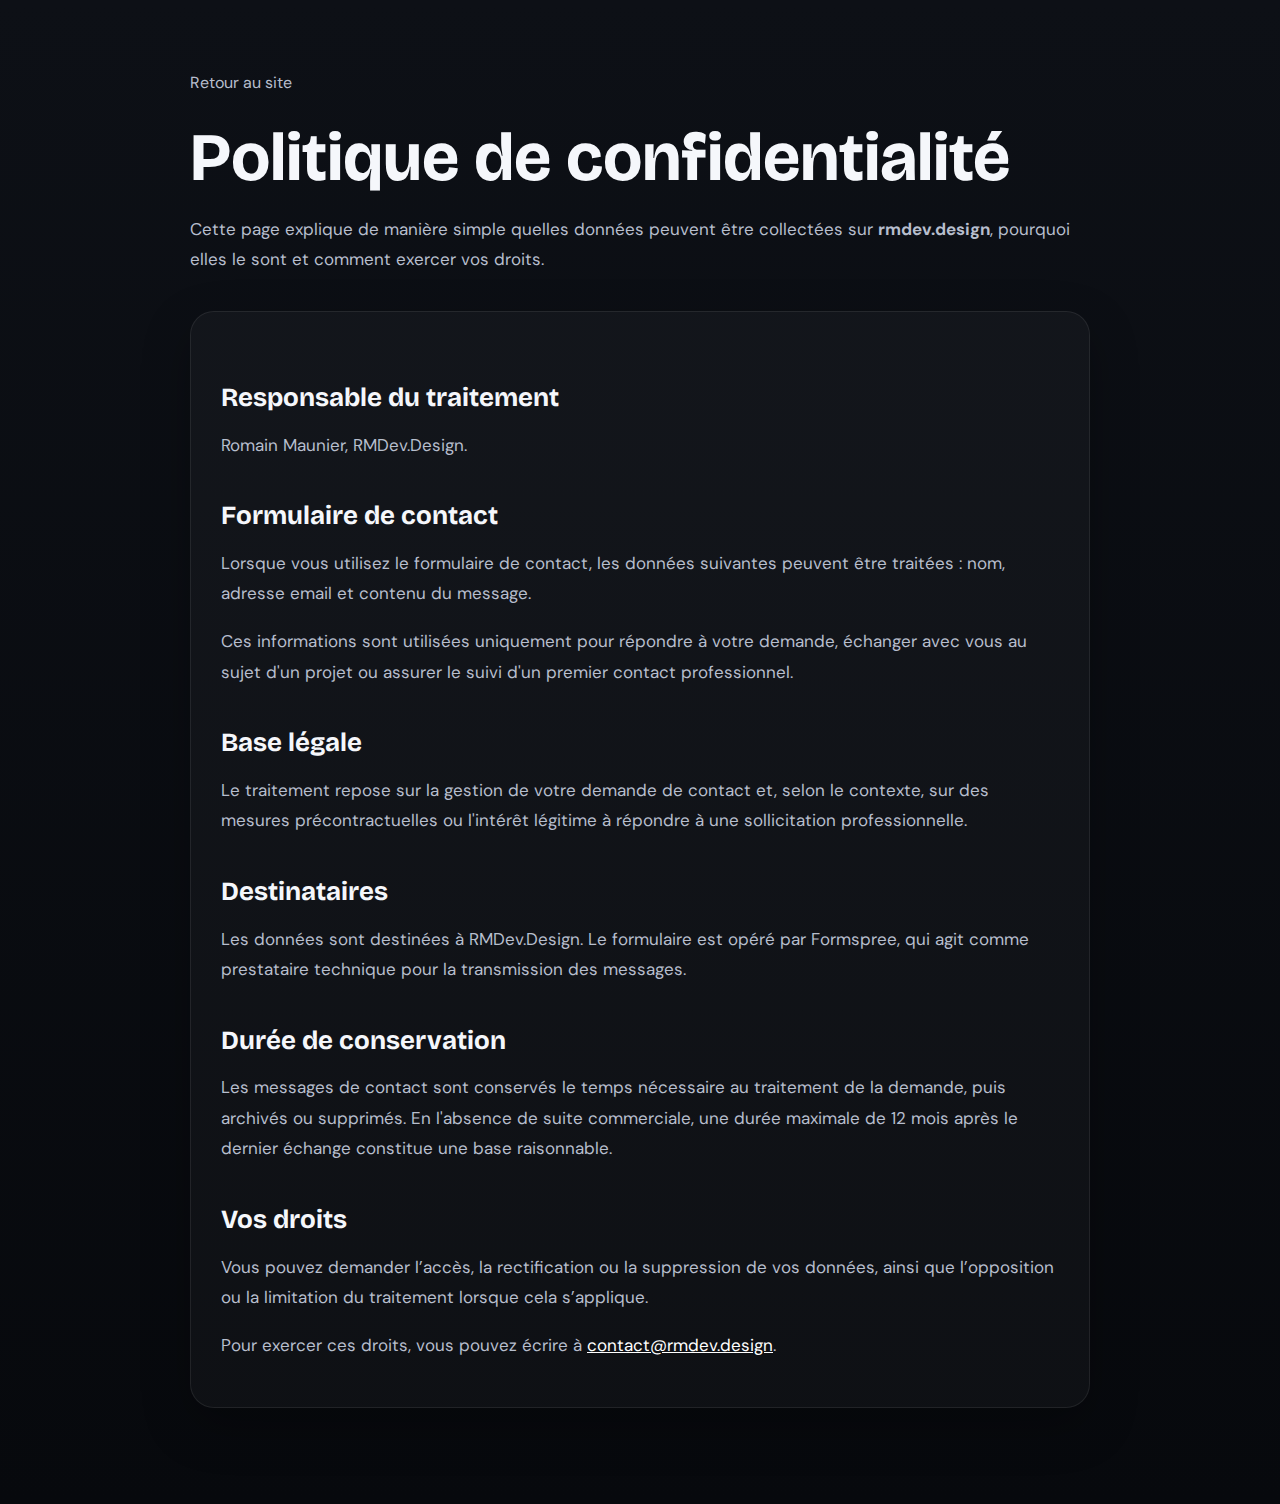
<file: confidentialite.html>
<!DOCTYPE html>
<html lang="fr">
<head>
  <meta charset="UTF-8">
  <meta http-equiv="X-UA-Compatible" content="IE=edge">
  <meta name="viewport" content="width=device-width, initial-scale=1.0">
  <title>Politique de confidentialité - RMDev.Design</title>
  <meta name="description" content="Informations sur la collecte et le traitement des données personnelles sur rmdev.design.">
  <link rel="icon" type="image/png" href="Images/logo.png">
  <link rel="preconnect" href="https://fonts.googleapis.com">
  <link rel="preconnect" href="https://fonts.gstatic.com" crossorigin>
  <link href="https://fonts.googleapis.com/css2?family=Bricolage+Grotesque:opsz,wght@12..96,400;12..96,600;12..96,700;12..96,800&family=DM+Sans:ital,opsz,wght@0,9..40,300;0,9..40,400;0,9..40,500;0,9..40,600;1,9..40,300&display=swap" rel="stylesheet">
  <link rel="stylesheet" href="./vars.css">
  <style>
    body {
      margin: 0;
      background: linear-gradient(180deg, #0d1016 0%, #07090d 100%);
      color: #f5f7fb;
      font-family: "DM Sans", sans-serif;
    }

    .privacy-shell {
      max-width: 900px;
      margin: 0 auto;
      padding: 72px 24px 96px;
    }

    .privacy-back {
      display: inline-flex;
      margin-bottom: 28px;
      color: #b7becd;
      text-decoration: none;
    }

    h1, h2 {
      font-family: "Bricolage Grotesque", sans-serif;
      line-height: 1.1;
    }

    h1 {
      font-size: clamp(40px, 8vw, 68px);
      margin: 0 0 18px;
    }

    h2 {
      font-size: 26px;
      margin: 42px 0 14px;
    }

    p, li {
      color: #b7becd;
      font-size: 17px;
      line-height: 1.8;
    }

    ul {
      padding-left: 20px;
      margin: 12px 0 0;
    }

    a {
      color: #ffffff;
    }

    .privacy-card {
      margin-top: 36px;
      padding: 30px;
      border-radius: 24px;
      border: 1px solid rgba(255,255,255,0.08);
      background: rgba(255,255,255,0.03);
      box-shadow: 0 18px 48px rgba(0,0,0,0.25);
    }

    .privacy-note {
      color: #8f98ab;
      font-size: 14px;
      margin-top: 32px;
    }
  </style>
</head>
<body>
  <main class="privacy-shell">
    <a class="privacy-back" href="index.html">Retour au site</a>

    <h1>Politique de confidentialité</h1>
    <p>
      Cette page explique de manière simple quelles données peuvent être collectées sur <strong>rmdev.design</strong>,
      pourquoi elles le sont et comment exercer vos droits.
    </p>

    <div class="privacy-card">
      <h2>Responsable du traitement</h2>
      <p>Romain Maunier, RMDev.Design.</p>

      <h2>Formulaire de contact</h2>
      <p>
        Lorsque vous utilisez le formulaire de contact, les données suivantes peuvent être traitées :
        nom, adresse email et contenu du message.
      </p>
      <p>
        Ces informations sont utilisées uniquement pour répondre à votre demande, échanger avec vous au sujet d'un projet
        ou assurer le suivi d'un premier contact professionnel.
      </p>

      <h2>Base légale</h2>
      <p>
        Le traitement repose sur la gestion de votre demande de contact et, selon le contexte, sur des mesures
        précontractuelles ou l'intérêt légitime à répondre à une sollicitation professionnelle.
      </p>

      <h2>Destinataires</h2>
      <p>
        Les données sont destinées à RMDev.Design. Le formulaire est opéré par Formspree, qui agit comme prestataire
        technique pour la transmission des messages.
      </p>

      <h2>Durée de conservation</h2>
      <p>
        Les messages de contact sont conservés le temps nécessaire au traitement de la demande, puis archivés ou supprimés.
        En l'absence de suite commerciale, une durée maximale de 12 mois après le dernier échange constitue une base raisonnable.
      </p>

      <h2>Vos droits</h2>
      <p>
        Vous pouvez demander l’accès, la rectification ou la suppression de vos données, ainsi que l’opposition ou la
        limitation du traitement lorsque cela s’applique.
      </p>
      <p>
        Pour exercer ces droits, vous pouvez écrire à <a href="mailto:contact@rmdev.design">contact@rmdev.design</a>.
      </p>
    </div>
  </main>
</body>
</html>
</file>
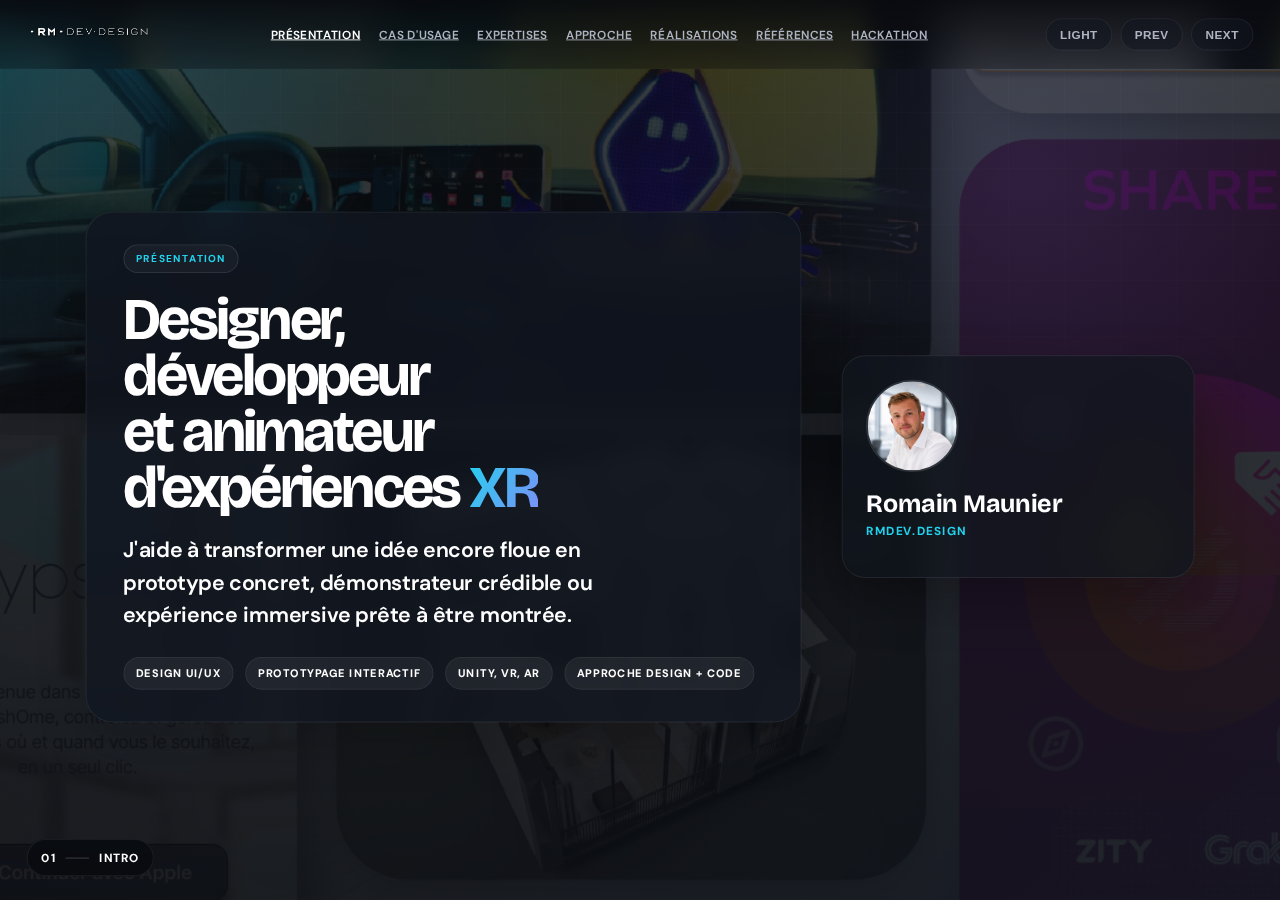
<file: presentation-hackathon.html>
<!DOCTYPE html>
<html lang="fr">
<head>
  <meta charset="UTF-8">
  <meta http-equiv="X-UA-Compatible" content="IE=edge">
  <meta name="viewport" content="width=device-width, initial-scale=1.0">
  <link rel="preconnect" href="https://fonts.googleapis.com">
  <link rel="preconnect" href="https://fonts.gstatic.com" crossorigin>
  <link href="https://fonts.googleapis.com/css2?family=Bricolage+Grotesque:opsz,wght@12..96,400;12..96,600;12..96,700;12..96,800&family=DM+Sans:ital,opsz,wght@0,9..40,300;0,9..40,400;0,9..40,500;0,9..40,600;1,9..40,300&display=swap" rel="stylesheet">
  <link rel="stylesheet" href="./vars.css">
  <link rel="stylesheet" href="./presentation.css">
  <link rel="icon" type="image/png" href="Images/logo.png">
  <title>RMDev.Design - Présentation Hackathon</title>
  <meta name="description" content="Présentation horizontale de RMDev.Design pour animer un hackathon : cas d'usage, expertises, approche, réalisations et références.">
</head>
<body>
  <div class="presentation-shell">
    <header class="presentation-header">
      <a href="#intro" class="presentation-logo" aria-label="Aller à l'introduction">
        <img src="Images/RMDesignLogo.png" alt="RM Dev Design">
      </a>
      <nav class="presentation-nav" aria-label="Sections">
        <a href="#intro">Présentation</a>
        <a href="#cas-usage">Cas d'usage</a>
        <a href="#expertises">Expertises</a>
        <a href="#approche">Approche</a>
        <a href="#realisations">Réalisations</a>
        <a href="#references">Références</a>
        <a href="#accompagnement">Hackathon</a>
      </nav>
      <div class="presentation-controls">
        <button type="button" class="theme-btn" id="theme-toggle" aria-label="Basculer entre mode sombre et clair">Light</button>
        <button type="button" class="nav-btn" data-direction="-1" aria-label="Section précédente">Prev</button>
        <button type="button" class="nav-btn" data-direction="1" aria-label="Section suivante">Next</button>
      </div>
    </header>

    <main class="slides-track" id="slides-track">
      <section class="slide slide-intro" id="intro" data-title="Intro">
        <div class="slide-layer"></div>
        <div class="slide-content intro-layout">
          <div class="intro-copy">
            <span class="section-kicker">Présentation</span>
            <h1>Designer, développeur<br>et animateur d'expériences <span>XR</span></h1>
            <p class="lead">
              J'aide à transformer une idée encore floue en prototype concret, démonstrateur crédible ou expérience immersive prête à être montrée.
            </p>
            <div class="intro-points">
              <span>Design UI/UX</span>
              <span>Prototypage interactif</span>
              <span>Unity, VR, AR</span>
              <span>Approche design + code</span>
            </div>
          </div>
          <div class="intro-aside">
            <div class="speaker-card">
              <img src="Images/PP.png" alt="Romain Maunier" class="speaker-photo">
              <p class="speaker-role">Romain Maunier</p>
              <p class="speaker-meta">RMDev.Design</p>
            </div>
          </div>
        </div>
      </section>

      <section class="slide" id="cas-usage" data-title="Cas d'usage">
        <div class="slide-content">
          <div class="slide-heading">
            <span class="section-kicker">Cas d'usage</span>
            <h2>Quand une idée doit devenir visible rapidement</h2>
            <p>Les contextes où j'interviens le plus souvent sont ceux où il faut clarifier, embarquer et rendre crédible très vite.</p>
          </div>
          <div class="card-grid card-grid-3">
            <article class="info-card">
              <span class="card-tag">POC / Démo</span>
              <h3>Montrer une vision en quelques jours</h3>
              <p>Prototype, démonstrateur ou expérience showroom pour aider un public à comprendre immédiatement la promesse.</p>
            </article>
            <article class="info-card">
              <span class="card-tag">Produit / UX</span>
              <h3>Aligner intention, usage et faisabilité</h3>
              <p>Maquettes, parcours, écrans clés et versions testables pour sortir des discussions abstraites.</p>
            </article>
            <article class="info-card">
              <span class="card-tag">XR / Pédagogie</span>
              <h3>Créer une expérience utile</h3>
              <p>Formation, visualisation, présentation ou médiation avec un vrai objectif d'usage derrière l'effet immersif.</p>
            </article>
          </div>
        </div>
      </section>

      <section class="slide" id="expertises" data-title="Expertises">
        <div class="slide-content">
          <div class="slide-heading">
            <span class="section-kicker">Expertises</span>
            <h2>Trois briques pour faire exister un projet</h2>
            <p>Je navigue entre design, prototype et immersion pour accélérer le passage de l'idée à une démonstration concrète.</p>
          </div>
          <div class="card-grid card-grid-featured">
            <article class="info-card">
              <img src="Images/IconDev.svg" alt="" aria-hidden="true" class="card-icon">
              <h3>Prototypage & interaction</h3>
              <p>Développer rapidement une version testable pour valider une logique, un usage ou une promesse produit.</p>
            </article>
            <article class="info-card">
              <img src="Images/IconVR.svg" alt="" aria-hidden="true" class="card-icon">
              <h3>Réalité virtuelle et augmentée</h3>
              <p>Concevoir des expériences immersives pensées pour former, convaincre, expliquer ou faire découvrir.</p>
            </article>
            <article class="info-card">
              <img src="Images/IconFigma.svg" alt="" aria-hidden="true" class="card-icon">
              <h3>Design UI / UX</h3>
              <p>Construire des interfaces crédibles et prêtes pour l'intégration en anticipant les contraintes de production.</p>
            </article>
          </div>
        </div>
      </section>

      <section class="slide" id="approche" data-title="Approche">
        <div class="slide-content">
          <div class="split-layout">
            <div class="slide-heading slide-heading-left">
              <span class="section-kicker">Approche</span>
              <h2>Un seul fil conducteur du cadrage à l'exécution</h2>
              <p>Le point fort de mon activité, c'est de faire avancer design, technique et démonstration dans le même mouvement.</p>
            </div>
            <div class="timeline-card">
              <div class="timeline-item">
                <span class="timeline-index">01</span>
                <div>
                  <h3>Aller vite sans improviser</h3>
                  <p>Je cherche le niveau de fidélité juste pour rendre une idée compréhensible le plus tôt possible.</p>
                </div>
              </div>
              <div class="timeline-item">
                <span class="timeline-index">02</span>
                <div>
                  <h3>Garder la cohérence design / code</h3>
                  <p>Ce qui est montré n'est pas une promesse abstraite, c'est déjà une mise en forme exploitable.</p>
                </div>
              </div>
              <div class="timeline-item">
                <span class="timeline-index">03</span>
                <div>
                  <h3>Concevoir pour être montré</h3>
                  <p>Je pense souvent les projets comme des objets de démonstration, de test et de discussion.</p>
                </div>
              </div>
            </div>
          </div>
        </div>
      </section>

      <section class="slide" id="realisations" data-title="Réalisations">
        <div class="slide-content">
          <div class="slide-heading">
            <span class="section-kicker">Réalisations</span>
            <h2>Quelques formats de projets déjà menés</h2>
            <p>Des exemples concrets de projets déjà réalisés.</p>
          </div>
          <div class="project-showcase">
            <article class="project-panel">
              <img src="Images/ImmersiveExp.png" alt="Sécurité VR">
              <div>
                <span class="card-tag">Formation</span>
                <h3>Sécurité VR</h3>
                <p>Expérience immersive pour faire comprendre des situations à risque et mieux ancrer les apprentissages.</p>
              </div>
            </article>
            <article class="project-panel">
              <img src="Images/Demonstrateur.png" alt="Démonstrateur moteur">
              <div>
                <span class="card-tag">Unity HDRP</span>
                <h3>Démonstrateur moteur</h3>
                <p>Prototype visuel pour expliquer plusieurs motorisations et les rendre lisibles dans un contexte salon.</p>
              </div>
            </article>
            <article class="project-panel">
              <img src="Images/XRSHARE.webp" alt="XR Share">
              <div>
                <span class="card-tag">AR / VR</span>
                <h3>XR Share</h3>
                <p>Expérience multijoueur pour collaborer, partager une scène et rendre une présentation plus interactive.</p>
              </div>
            </article>
            <article class="project-panel">
              <img src="Images/Calypshome.webp" alt="App domotique">
              <div>
                <span class="card-tag">UI / UX</span>
                <h3>App domotique</h3>
                <p>Travail d'interface et de parcours pour faire converger usage, compréhension et production.</p>
              </div>
            </article>
          </div>
        </div>
      </section>

      <section class="slide" id="references" data-title="Références">
        <div class="slide-content">
          <div class="slide-heading">
            <span class="section-kicker">Références</span>
            <h2>Des sujets variés, un même rôle de passeur entre idée et prototype</h2>
            <p>Industrie, immobilier, formation, mobilité, événementiel : le terrain change, mais la logique reste la même.</p>
          </div>
          <div class="logo-wall">
            <div class="logo-chip"><div class="logo-surface"><img src="Images/LogoENSAM.svg" alt="ENSAM"></div></div>
            <div class="logo-chip"><div class="logo-surface"><img src="Images/LogoCalypshome.svg" alt="Calypshome"></div></div>
            <div class="logo-chip"><div class="logo-surface"><img src="Images/LogoDana.svg" alt="Dana"></div></div>
            <div class="logo-chip"><div class="logo-surface"><img src="Images/LogoRenault.svg" alt="Renault"></div></div>
            <div class="logo-chip"><div class="logo-surface"><img src="Images/LogoKline.svg" alt="K-Line"></div></div>
            <div class="logo-chip"><div class="logo-surface"><img src="Images/LogoTotal.svg" alt="Total"></div></div>
            <div class="logo-chip"><div class="logo-surface"><img src="Images/LogoLoreal.svg" alt="L'Oréal"></div></div>
          </div>
        </div>
      </section>

      <section class="slide slide-hackathon" id="accompagnement" data-title="Hackathon">
        <div class="slide-content">
          <div class="slide-heading">
            <span class="section-kicker">Hackathon</span>
            <h2>Comment je vais vous accompagner</h2>
            <p>Transformer une idée en démonstration crédible, testable et bien racontée.</p>
          </div>
          <div class="hackathon-grid">
            <article class="hackathon-card hackathon-card-main">
              <span class="card-tag">Mon rôle</span>
              <h3>Vous aider à rendre votre projet tangible</h3>
              <p>Choisir le bon format de prototype, rendre l'idée lisible et préparer une démonstration qui tient la route.</p>
            </article>
            <article class="hackathon-card">
              <span class="hackathon-step">01</span>
              <h3>Mise en situation & VR</h3>
              <p>Voir quand l'immersion apporte vraiment quelque chose dans un usage, un apprentissage ou une démonstration.</p>
            </article>
            <article class="hackathon-card">
              <span class="hackathon-step">02</span>
              <h3>Choix techniques</h3>
              <p>Arbitrer entre idées, contraintes, temps disponible et niveau de fidélité utile.</p>
            </article>
            <article class="hackathon-card">
              <span class="hackathon-step">03</span>
              <h3>Restitution</h3>
              <p>Structurer la démo, entraîner le pitch et rendre la présentation plus claire et plus convaincante.</p>
            </article>
          </div>
        </div>
      </section>
    </main>

    <div class="slide-status" aria-hidden="true">
      <span id="slide-index">01</span>
      <span class="status-separator"></span>
      <span id="slide-title">Intro</span>
    </div>
  </div>

  <script src="./presentation.js"></script>
</body>
</html>
</file>
<file: vars.css>
/* Figma Styles of your File */
:root {
  /* --- DARK THEME PALETTE --- */
  
  /* Backgrounds */
  --bg-main: #0f1115;       /* Noir profond pour le fond de page */
  --bg-card: #181a1e;       /* Gris très foncé pour les cartes */
  --bg-card-hover: #22252b; /* Gris un peu plus clair au survol */
  
  /* Text */
  --text-main: #ffffff;
  --text-secondary: #a1a1aa; /* Gris clair pour les sous-titres */
  --text-muted: #8f8f99;     /* Gris plus foncé pour les détails — contraste 4.6:1 sur bg-card */

  /* Brand / Accents */
  --brand-primary: #ffffff;
  
  /* NOUVEAU : Couleur Accent (Violet/Bleu du titre) */
  --brand-accent: #22d3ee; /* Cyan */
  --brand-gradient: linear-gradient(120deg, #22d3ee 0%, #818cf8 100%); /* Cyan → Indigo */

  /* Gradients */
  --gradient-contact: linear-gradient(135deg, #0e1e24 0%, #0f1115 100%);
  --gradient-text: linear-gradient(90deg, #fff, #94a3b8);

  /* Fonts */
  --font-family-main: 'DM Sans', sans-serif;
  --font-family-heading: 'Bricolage Grotesque', sans-serif;

  /* Font Sizes */
  --font-size-h1: 56px;
  --font-size-h2: 40px;
  --font-size-h3: 24px;
  --font-size-body: 16px;

  /* Effects */
  --shadow-sm: 0 1px 2px 0 rgba(0, 0, 0, 0.5);
  --shadow-md: 0 4px 6px -1px rgba(0, 0, 0, 0.5);
  --shadow-lg: 0 10px 15px -3px rgba(0, 0, 0, 0.5);
  
  --radius-md: 8px;
  --radius-lg: 16px;
  --radius-full: 9999px;
}
</file>
<file: presentation.css>
* {
  box-sizing: border-box;
  margin: 0;
  padding: 0;
}

html,
body {
  height: 100%;
}

html {
  scroll-behavior: smooth;
}

body {
  overflow: hidden;
  font-family: var(--font-family-main);
  color: var(--presentation-text-main, var(--text-main));
  --presentation-icon-filter: invert(1);
  background:
    radial-gradient(circle at top left, rgba(34, 211, 238, 0.18), transparent 25%),
    radial-gradient(circle at 80% 20%, rgba(129, 140, 248, 0.16), transparent 24%),
    linear-gradient(135deg, #090b0f 0%, #0f1115 54%, #111721 100%);
  --presentation-text-main: #ffffff;
  --presentation-text-secondary: #aeb4c2;
  --presentation-surface: rgba(17, 22, 31, 0.72);
  --presentation-surface-strong: rgba(17, 22, 31, 0.9);
  --presentation-surface-border: rgba(255, 255, 255, 0.08);
  --presentation-header-bg: linear-gradient(180deg, rgba(8, 10, 14, 0.9), rgba(8, 10, 14, 0.35));
  --presentation-grid-line: rgba(255, 255, 255, 0.03);
  --presentation-status-bg: rgba(8, 10, 14, 0.8);
  --presentation-logo-surface: linear-gradient(180deg, rgba(255, 255, 255, 0.98), rgba(245, 247, 250, 0.98));
  --presentation-logo-shadow: 0 12px 28px rgba(0, 0, 0, 0.16);
}

body[data-theme="light"] {
  color: #0f172a;
  background:
    radial-gradient(circle at top left, rgba(34, 211, 238, 0.14), transparent 28%),
    radial-gradient(circle at 80% 12%, rgba(129, 140, 248, 0.14), transparent 26%),
    linear-gradient(135deg, #f4f7fb 0%, #eef3f8 48%, #e7edf5 100%);
  --presentation-text-main: #0f172a;
  --presentation-text-secondary: #475569;
  --presentation-surface: rgba(255, 255, 255, 0.72);
  --presentation-surface-strong: rgba(255, 255, 255, 0.92);
  --presentation-surface-border: rgba(15, 23, 42, 0.08);
  --presentation-header-bg: linear-gradient(180deg, rgba(244, 247, 251, 0.9), rgba(244, 247, 251, 0.55));
  --presentation-grid-line: rgba(15, 23, 42, 0.05);
  --presentation-status-bg: rgba(255, 255, 255, 0.84);
  --presentation-logo-surface: linear-gradient(180deg, rgba(255, 255, 255, 0.98), rgba(248, 250, 252, 0.98));
  --presentation-logo-shadow: 0 12px 28px rgba(148, 163, 184, 0.18);
  --presentation-icon-filter: brightness(0) saturate(100%) invert(11%) sepia(17%) saturate(1277%) hue-rotate(183deg) brightness(94%) contrast(92%);
}

body::before {
  content: "";
  position: fixed;
  inset: 0;
  pointer-events: none;
  background-image:
    linear-gradient(var(--presentation-grid-line) 1px, transparent 1px),
    linear-gradient(90deg, var(--presentation-grid-line) 1px, transparent 1px);
  background-size: 56px 56px;
  mask-image: linear-gradient(180deg, rgba(0, 0, 0, 0.7), transparent 85%);
}

.presentation-shell {
  --deck-scale: 1;
  height: calc(100vh / var(--deck-scale));
  position: relative;
  width: calc(100vw / var(--deck-scale));
  transform: scale(var(--deck-scale));
  transform-origin: top left;
}

.presentation-header {
  position: fixed;
  top: 0;
  left: 0;
  right: 0;
  z-index: 20;
  display: flex;
  align-items: center;
  justify-content: space-between;
  gap: 24px;
  padding: 22px 32px;
  background: var(--presentation-header-bg);
  backdrop-filter: blur(14px);
}

.presentation-logo img {
  width: 150px;
  height: auto;
}

.presentation-nav {
  display: flex;
  align-items: center;
  gap: 22px;
  flex-wrap: wrap;
  justify-content: center;
}

.presentation-nav a,
.nav-btn,
.theme-btn {
  color: var(--presentation-text-secondary);
  font-size: 14px;
  font-weight: 600;
  letter-spacing: 0.04em;
  text-transform: uppercase;
}

.presentation-nav a:hover,
.presentation-nav a.is-active,
.nav-btn:hover,
.theme-btn:hover {
  color: var(--presentation-text-main);
}

.presentation-controls {
  display: flex;
  gap: 10px;
  flex-wrap: wrap;
  justify-content: flex-end;
}

.nav-btn,
.theme-btn {
  border: 1px solid var(--presentation-surface-border);
  background: color-mix(in srgb, var(--presentation-surface) 78%, transparent);
  border-radius: 999px;
  padding: 10px 16px;
  cursor: pointer;
  transition: transform 0.2s ease, border-color 0.2s ease, background 0.2s ease;
}

.nav-btn:hover,
.theme-btn:hover {
  transform: translateY(-1px);
  border-color: color-mix(in srgb, var(--presentation-text-main) 24%, transparent);
  background: color-mix(in srgb, var(--presentation-surface) 90%, transparent);
}

.slides-track {
  height: 100%;
  display: flex;
  overflow-x: auto;
  overflow-y: hidden;
  scroll-snap-type: x mandatory;
  scrollbar-width: none;
}

.slides-track::-webkit-scrollbar {
  display: none;
}

.slide {
  position: relative;
  flex: 0 0 calc(100vw / var(--deck-scale));
  min-width: calc(100vw / var(--deck-scale));
  height: calc(100vh / var(--deck-scale));
  scroll-snap-align: start;
  display: flex;
  align-items: stretch;
  justify-content: center;
  padding: 110px 40px 70px;
}

.slide-content {
  width: min(1320px, 100%);
  display: flex;
  flex-direction: column;
  justify-content: center;
  gap: 40px;
}

.slide-intro {
  overflow: hidden;
}

.slide-layer {
  position: absolute;
  inset: 0;
  background:
    linear-gradient(180deg, rgba(9, 11, 15, 0.4), rgba(9, 11, 15, 0.8)),
    url("Images/backgroundstart.webp") center / cover no-repeat;
  opacity: 0.34;
}

body[data-theme="light"] .slide-layer {
  background:
    linear-gradient(180deg, rgba(244, 247, 251, 0.44), rgba(244, 247, 251, 0.58)),
    url("Images/backgroundstart.webp") center / cover no-repeat;
  opacity: 0.82;
}

.intro-layout {
  position: relative;
  z-index: 1;
  display: grid;
  grid-template-columns: minmax(0, 1.2fr) minmax(320px, 420px);
  gap: 48px;
  align-items: center;
}

.intro-copy {
  max-width: 920px;
  padding: 38px 44px;
  border-radius: 32px;
  background: color-mix(in srgb, var(--presentation-surface-strong) 88%, transparent);
  border: 1px solid var(--presentation-surface-border);
  box-shadow: 0 24px 60px rgba(0, 0, 0, 0.18);
  backdrop-filter: blur(14px);
  display: flex;
  flex-direction: column;
  gap: 22px;
}

.section-kicker {
  display: inline-flex;
  width: fit-content;
  padding: 8px 14px;
  border: 1px solid rgba(255, 255, 255, 0.12);
  border-radius: var(--radius-full);
  color: var(--brand-accent);
  font-size: 12px;
  font-weight: 700;
  letter-spacing: 0.14em;
  text-transform: uppercase;
  background: rgba(255, 255, 255, 0.04);
}

.intro-copy h1,
.slide-heading h2 {
  font-family: var(--font-family-heading);
  font-size: clamp(44px, 5.5vw, 76px);
  line-height: 0.95;
  letter-spacing: -0.05em;
}

.intro-copy h1 {
  color: var(--presentation-text-main);
  max-width: 13ch;
}

.slide-heading h2 {
  max-width: 24ch;
  font-size: clamp(34px, 4.6vw, 58px);
}

.intro-copy h1 span {
  background: var(--brand-gradient);
  -webkit-background-clip: text;
  -webkit-text-fill-color: transparent;
}

.lead,
.slide-heading p,
.info-card p,
.timeline-item p,
.project-panel p {
  color: var(--presentation-text-secondary);
  font-size: clamp(17px, 1.6vw, 21px);
  line-height: 1.6;
}

.intro-copy .lead {
  max-width: 34ch;
  margin-top: 0;
  font-size: clamp(22px, 2vw, 28px);
  color: var(--presentation-text-main);
  font-weight: 600;
  line-height: 1.5;
}

.intro-points {
  display: flex;
  flex-wrap: wrap;
  gap: 14px;
  margin-top: 8px;
}

.intro-points span,
.card-tag {
  display: inline-flex;
  width: fit-content;
  padding: 10px 14px;
  border-radius: var(--radius-full);
  background: rgba(255, 255, 255, 0.06);
  border: 1px solid rgba(255, 255, 255, 0.08);
  color: var(--presentation-text-main);
  font-size: 13px;
  font-weight: 700;
  letter-spacing: 0.08em;
  text-transform: uppercase;
}

.speaker-card,
.info-card,
.timeline-card,
.project-panel,
.logo-chip {
  background: var(--presentation-surface);
  border: 1px solid var(--presentation-surface-border);
  box-shadow: 0 24px 60px rgba(0, 0, 0, 0.28);
  backdrop-filter: blur(14px);
}

.speaker-card {
  padding: 28px;
  border-radius: 28px;
}

body[data-theme="light"] .speaker-card,
body[data-theme="light"] .intro-copy {
  box-shadow: 0 24px 60px rgba(148, 163, 184, 0.18);
}

.speaker-photo {
  width: 110px;
  height: 110px;
  border-radius: 50%;
  object-fit: cover;
  margin-bottom: 18px;
  border: 2px solid rgba(255, 255, 255, 0.12);
}

.speaker-role {
  font-family: var(--font-family-heading);
  font-size: 30px;
  font-weight: 700;
  line-height: 1;
}

.speaker-meta {
  margin-top: 8px;
  margin-bottom: 18px;
  color: var(--brand-accent);
  font-size: 14px;
  font-weight: 700;
  letter-spacing: 0.1em;
  text-transform: uppercase;
}

.speaker-facts {
  display: flex;
  flex-wrap: wrap;
  gap: 10px;
}

.speaker-facts span {
  display: inline-flex;
  padding: 10px 14px;
  border-radius: var(--radius-full);
  background: rgba(255, 255, 255, 0.06);
  border: 1px solid rgba(255, 255, 255, 0.08);
  color: var(--presentation-text-main);
  font-size: 13px;
  font-weight: 700;
  letter-spacing: 0.08em;
  text-transform: uppercase;
}

.slide-heading {
  max-width: 920px;
}

.card-grid {
  display: grid;
  gap: 24px;
}

.card-grid-3 {
  grid-template-columns: repeat(3, minmax(0, 1fr));
}

.card-grid-featured {
  grid-template-columns: repeat(3, minmax(0, 1fr));
}

.info-card {
  min-height: 280px;
  padding: 28px;
  border-radius: 26px;
  display: flex;
  flex-direction: column;
  gap: 16px;
}

.info-card h3,
.timeline-item h3,
.project-panel h3 {
  font-family: var(--font-family-heading);
  font-size: clamp(24px, 2.4vw, 34px);
  line-height: 1.05;
}

.card-icon {
  width: 42px;
  height: 42px;
  filter: var(--presentation-icon-filter);
  margin-bottom: 8px;
}

.split-layout {
  display: grid;
  grid-template-columns: minmax(0, 0.9fr) minmax(420px, 1fr);
  gap: 32px;
  align-items: center;
}

.slide-heading-left h2 {
  max-width: 10ch;
}

.timeline-card {
  padding: 18px 28px;
  border-radius: 30px;
}

.timeline-item {
  display: grid;
  grid-template-columns: 88px 1fr;
  gap: 18px;
  align-items: start;
  padding: 24px 0;
  border-bottom: 1px solid rgba(255, 255, 255, 0.08);
}

.timeline-item:last-child {
  border-bottom: none;
}

.timeline-index {
  font-family: var(--font-family-heading);
  font-size: 40px;
  font-weight: 700;
  line-height: 1;
  background: var(--brand-gradient);
  -webkit-background-clip: text;
  -webkit-text-fill-color: transparent;
}

.project-showcase {
  display: grid;
  grid-template-columns: repeat(4, minmax(0, 1fr));
  gap: 18px;
}

.hackathon-grid {
  display: grid;
  grid-template-columns: 1.3fr 1fr 1fr 1fr;
  gap: 18px;
}

.slide-hackathon .slide-content {
  gap: 24px;
}

.slide-hackathon .slide-heading {
  max-width: 760px;
}

.hackathon-card {
  min-height: 280px;
  padding: 28px;
  border-radius: 26px;
  background: var(--presentation-surface);
  border: 1px solid var(--presentation-surface-border);
  box-shadow: 0 24px 60px rgba(0, 0, 0, 0.28);
  backdrop-filter: blur(14px);
  display: flex;
  flex-direction: column;
  justify-content: flex-start;
  gap: 16px;
}

.hackathon-card-main {
  background:
    linear-gradient(135deg, rgba(34, 211, 238, 0.14), rgba(129, 140, 248, 0.12)),
    var(--presentation-surface-strong);
}

.hackathon-card h3 {
  font-family: var(--font-family-heading);
  font-size: clamp(28px, 2.5vw, 42px);
  line-height: 1.02;
}

.hackathon-card p {
  color: var(--presentation-text-secondary);
  font-size: clamp(18px, 1.35vw, 22px);
  line-height: 1.45;
}

.hackathon-step {
  font-family: var(--font-family-heading);
  font-size: 40px;
  font-weight: 700;
  line-height: 1;
  background: var(--brand-gradient);
  -webkit-background-clip: text;
  -webkit-text-fill-color: transparent;
}

.project-panel {
  border-radius: 24px;
  overflow: hidden;
}

.project-panel img {
  width: 100%;
  height: 220px;
  object-fit: cover;
}

.project-panel div {
  padding: 20px;
}

.logo-wall {
  display: grid;
  grid-template-columns: repeat(4, minmax(0, 1fr));
  gap: 18px;
}

.logo-chip {
  min-height: 130px;
  border-radius: 24px;
  display: flex;
  align-items: center;
  justify-content: center;
  padding: 18px;
}

.logo-surface {
  width: 100%;
  min-height: 92px;
  border-radius: 18px;
  background: var(--presentation-logo-surface);
  box-shadow: var(--presentation-logo-shadow);
  display: flex;
  align-items: center;
  justify-content: center;
  padding: 18px 24px;
}

.logo-chip img {
  max-width: 100%;
  max-height: 52px;
  width: auto;
}

.slide-status {
  position: fixed;
  left: 32px;
  bottom: 28px;
  z-index: 20;
  display: inline-flex;
  align-items: center;
  gap: 12px;
  padding: 12px 16px;
  border-radius: 999px;
  background: var(--presentation-status-bg);
  border: 1px solid var(--presentation-surface-border);
  backdrop-filter: blur(12px);
  color: var(--presentation-text-main);
  font-size: 14px;
  font-weight: 700;
  letter-spacing: 0.08em;
  text-transform: uppercase;
}

.status-separator {
  width: 28px;
  height: 1px;
  background: rgba(255, 255, 255, 0.24);
}

@media (max-width: 1440px), (max-height: 900px) {
  .presentation-shell {
    --deck-scale: 0.92;
  }

  .hackathon-grid {
    grid-template-columns: repeat(3, minmax(0, 1fr));
  }

  .hackathon-card-main {
    grid-column: span 3;
  }

  .slide-hackathon .slide-heading h2 {
    font-size: clamp(30px, 3.8vw, 48px);
  }

  .slide-hackathon .slide-heading p {
    font-size: clamp(16px, 1.2vw, 19px);
  }

  .hackathon-card {
    min-height: 220px;
    padding: 24px;
  }

  .hackathon-card h3 {
    font-size: clamp(24px, 2vw, 34px);
  }

  .hackathon-card p {
    font-size: clamp(16px, 1.05vw, 19px);
  }
}

@media (max-width: 1280px), (max-height: 760px) {
  .presentation-shell {
    --deck-scale: 0.84;
  }
}

@media (max-width: 1180px), (max-height: 700px) {
  .presentation-shell {
    --deck-scale: 0.78;
  }
}

@media (max-width: 1100px) {
  body {
    overflow: auto;
  }

  .presentation-shell {
    --deck-scale: 1;
    width: 100%;
    transform: none;
  }

  .presentation-header {
    flex-wrap: wrap;
    justify-content: center;
  }

  .slides-track {
    height: auto;
    display: block;
    overflow: visible;
  }

  .slide {
    min-width: auto;
    width: 100%;
    height: auto;
    min-height: 100vh;
    padding-top: 150px;
  }

  .intro-layout,
  .split-layout,
  .card-grid-3,
  .card-grid-featured,
  .hackathon-grid,
  .project-showcase,
  .logo-wall {
    grid-template-columns: 1fr;
  }

  .hackathon-card-main {
    grid-column: auto;
  }

  .slide-status {
    display: none;
  }
}

@media (max-width: 720px) {
  .presentation-header {
    padding: 18px 20px;
  }

  .presentation-nav {
    flex-wrap: wrap;
    justify-content: center;
    gap: 12px;
  }

  .slide {
    padding: 150px 20px 48px;
  }

  .intro-copy {
    max-width: 100%;
    padding: 28px;
  }

  .timeline-item {
    grid-template-columns: 1fr;
  }

  .timeline-index {
    font-size: 28px;
  }

  .project-panel img {
    height: 180px;
  }

  .hackathon-card {
    min-height: 0;
    padding: 22px;
  }

  .hackathon-card h3 {
    font-size: clamp(24px, 8vw, 34px);
  }

  .hackathon-card p {
    font-size: 16px;
    line-height: 1.55;
  }

  .hackathon-step {
    font-size: 32px;
  }
}
</file>
